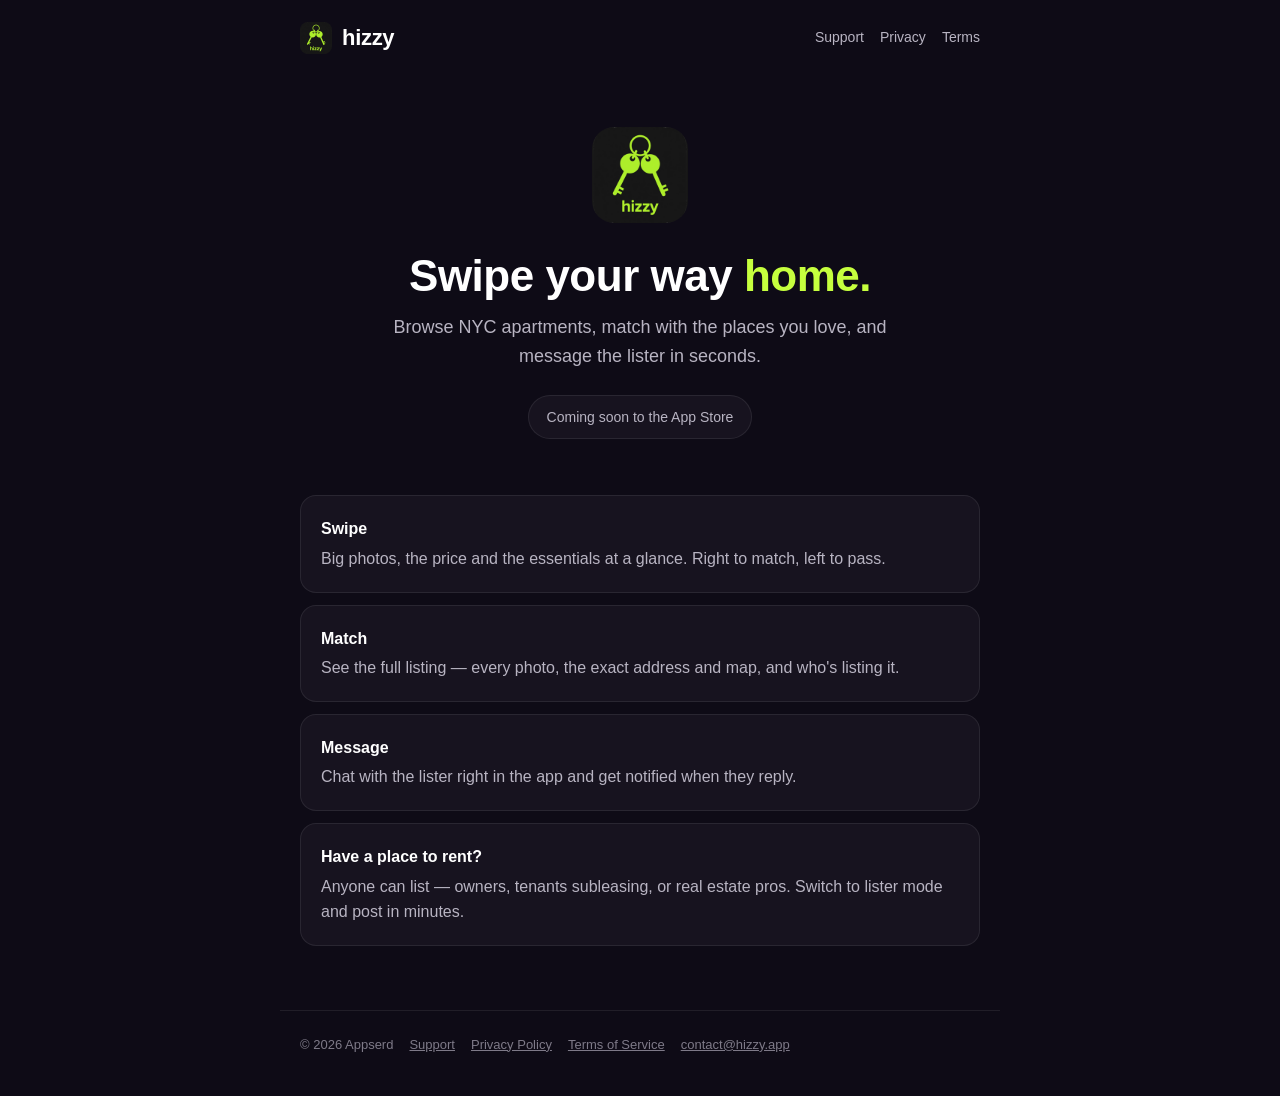
<file: index.html>
<!doctype html>
<html lang="en">
<head>
<meta charset="utf-8">
<meta name="viewport" content="width=device-width, initial-scale=1">
<title>Hizzy — Swipe your way home</title>
<meta name="description" content="Swipe through NYC apartments, match with places you love, and message the lister.">
<link rel="icon" href="/icon.png">
<link rel="apple-touch-icon" href="/apple-touch-icon.png">
<link rel="stylesheet" href="https://api.fontshare.com/v2/css?f[]=clash-display@600&display=swap">
<link rel="stylesheet" href="/style.css">
</head>
<body>
<header class="top">
  <a class="brand" href="/"><img src="/icon.png" alt="">hizzy</a>
  <nav><a href="/support/">Support</a><a href="/privacy/">Privacy</a><a href="/terms/">Terms</a></nav>
</header>
<main>
<section class="hero">
  <img src="/icon.png" alt="Hizzy app icon">
  <h1>Swipe your way <span>home.</span></h1>
  <p>Browse NYC apartments, match with the places you love, and message the lister in seconds.</p>
  <span class="soon">Coming soon to the App Store</span>
</section>
<div class="steps">
  <div class="card"><h3>Swipe</h3><p>Big photos, the price and the essentials at a glance. Right to match, left to pass.</p></div>
  <div class="card"><h3>Match</h3><p>See the full listing — every photo, the exact address and map, and who's listing it.</p></div>
  <div class="card"><h3>Message</h3><p>Chat with the lister right in the app and get notified when they reply.</p></div>
  <div class="card"><h3>Have a place to rent?</h3><p>Anyone can list — owners, tenants subleasing, or real estate pros. Switch to lister mode and post in minutes.</p></div>
</div>
</main>
<footer>
  <span>© 2026 Appserd</span>
  <a href="/support/">Support</a><a href="/privacy/">Privacy Policy</a><a href="/terms/">Terms of Service</a>
  <a href="mailto:contact@hizzy.app">contact@hizzy.app</a>
</footer>
</body>
</html>
</file>
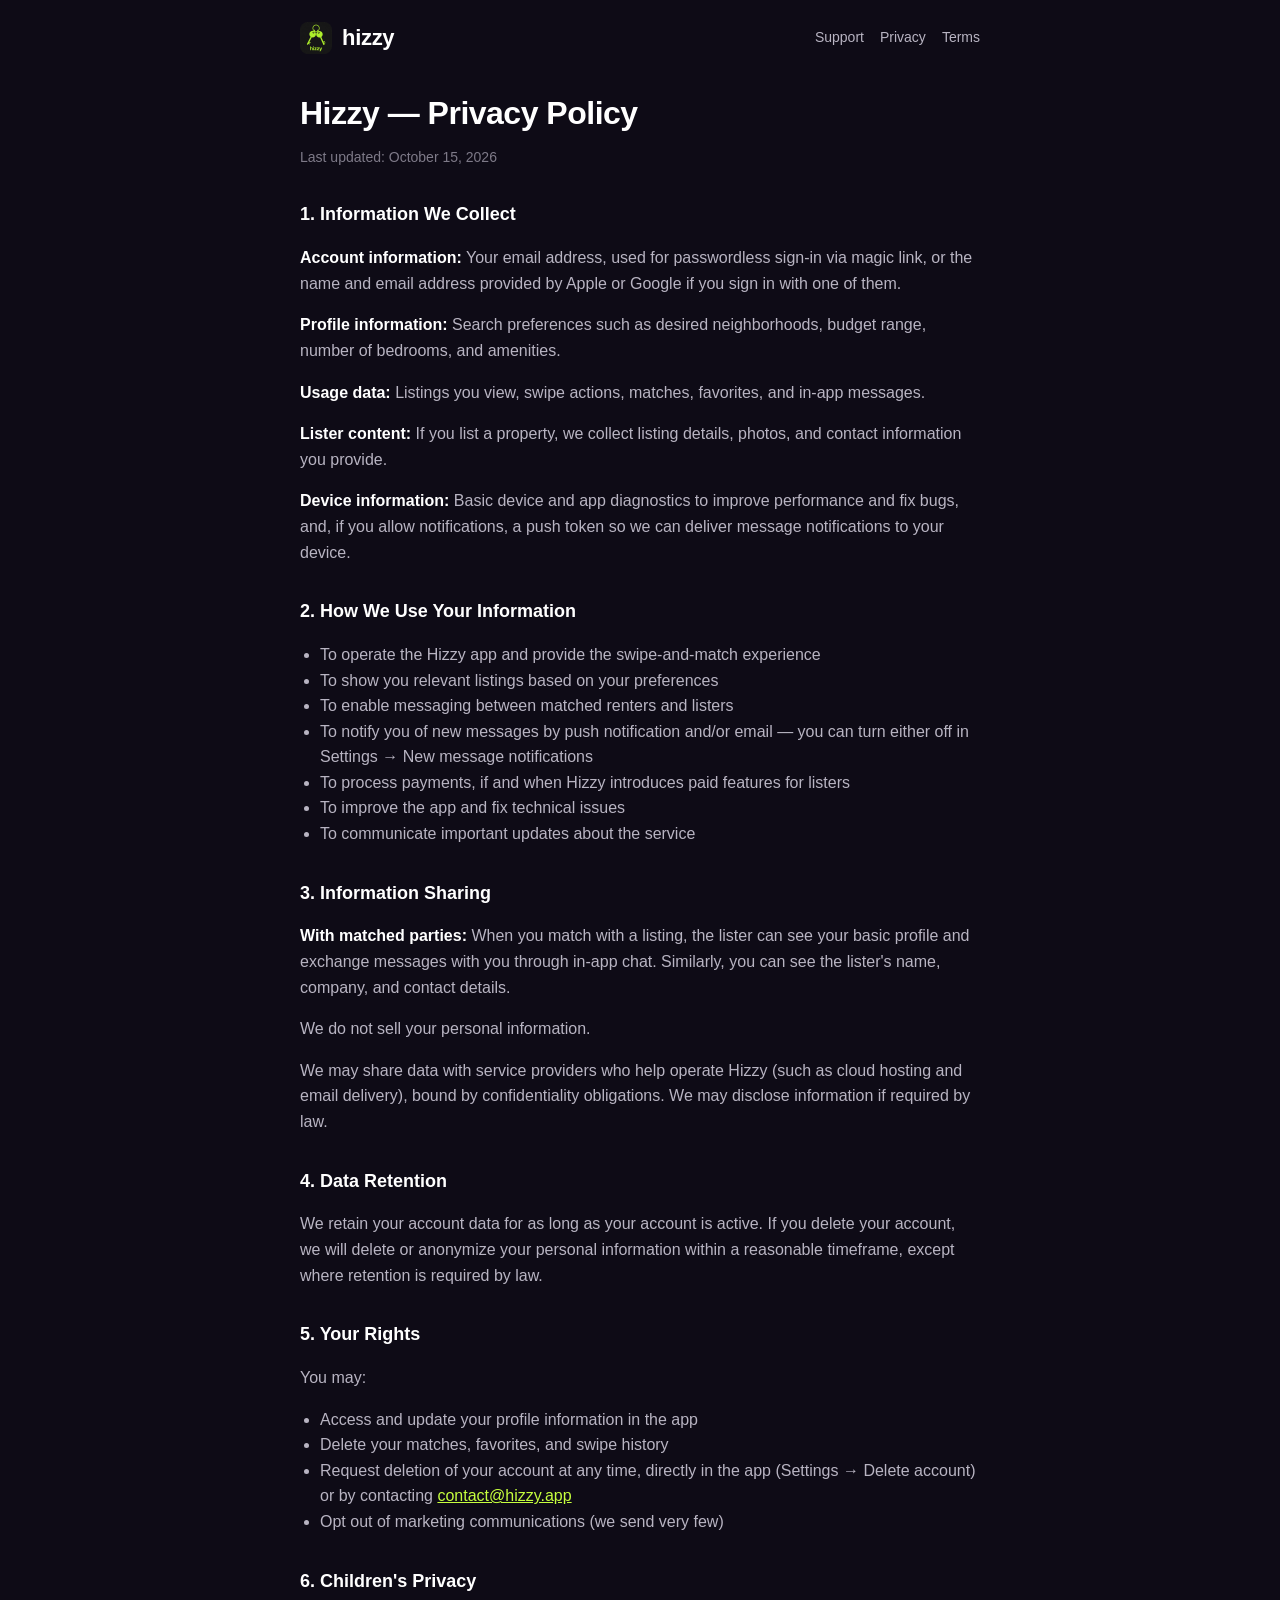
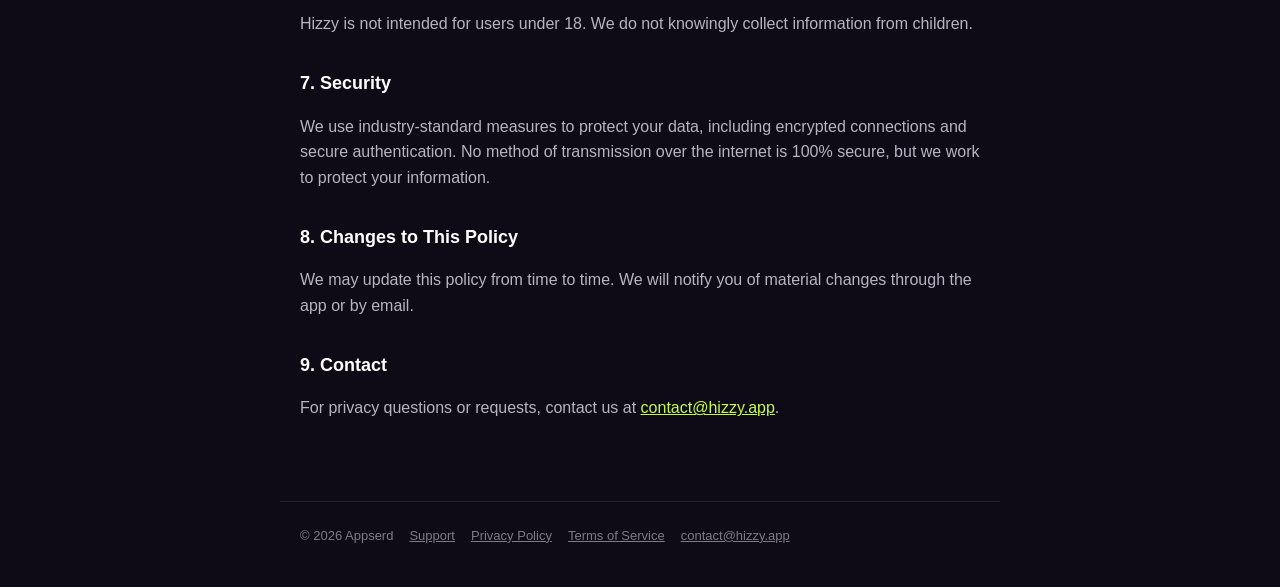
<file: privacy/index.html>
<!doctype html>
<html lang="en">
<head>
<meta charset="utf-8">
<meta name="viewport" content="width=device-width, initial-scale=1">
<title>Hizzy — Privacy Policy</title>
<meta name="description" content="How Hizzy collects, uses and protects your information.">
<link rel="icon" href="/icon.png">
<link rel="apple-touch-icon" href="/apple-touch-icon.png">
<link rel="stylesheet" href="https://api.fontshare.com/v2/css?f[]=clash-display@600&display=swap">
<link rel="stylesheet" href="/style.css">
</head>
<body>
<header class="top">
  <a class="brand" href="/"><img src="/icon.png" alt="">hizzy</a>
  <nav><a href="/support/">Support</a><a href="/privacy/">Privacy</a><a href="/terms/">Terms</a></nav>
</header>
<main>
<h1>Hizzy — Privacy Policy</h1>
<p class="meta">Last updated: October 15, 2026</p>

<h2>1. Information We Collect</h2>
<p><strong>Account information:</strong> Your email address, used for passwordless sign-in via magic link, or the name and email address provided by Apple or Google if you sign in with one of them.</p>
<p><strong>Profile information:</strong> Search preferences such as desired neighborhoods, budget range, number of bedrooms, and amenities.</p>
<p><strong>Usage data:</strong> Listings you view, swipe actions, matches, favorites, and in-app messages.</p>
<p><strong>Lister content:</strong> If you list a property, we collect listing details, photos, and contact information you provide.</p>
<p><strong>Device information:</strong> Basic device and app diagnostics to improve performance and fix bugs, and, if you allow notifications, a push token so we can deliver message notifications to your device.</p>

<h2>2. How We Use Your Information</h2>
<ul>
  <li>To operate the Hizzy app and provide the swipe-and-match experience</li>
  <li>To show you relevant listings based on your preferences</li>
  <li>To enable messaging between matched renters and listers</li>
  <li>To notify you of new messages by push notification and/or email — you can turn either off in Settings → New message notifications</li>
  <li>To process payments, if and when Hizzy introduces paid features for listers</li>
  <li>To improve the app and fix technical issues</li>
  <li>To communicate important updates about the service</li>
</ul>

<h2>3. Information Sharing</h2>
<p><strong>With matched parties:</strong> When you match with a listing, the lister can see your basic profile and exchange messages with you through in-app chat. Similarly, you can see the lister's name, company, and contact details.</p>
<p>We do not sell your personal information.</p>
<p>We may share data with service providers who help operate Hizzy (such as cloud hosting and email delivery), bound by confidentiality obligations. We may disclose information if required by law.</p>

<h2>4. Data Retention</h2>
<p>We retain your account data for as long as your account is active. If you delete your account, we will delete or anonymize your personal information within a reasonable timeframe, except where retention is required by law.</p>

<h2>5. Your Rights</h2>
<p>You may:</p>
<ul>
  <li>Access and update your profile information in the app</li>
  <li>Delete your matches, favorites, and swipe history</li>
  <li>Request deletion of your account at any time, directly in the app (Settings → Delete account) or by contacting <a href="mailto:contact@hizzy.app">contact@hizzy.app</a></li>
  <li>Opt out of marketing communications (we send very few)</li>
</ul>

<h2>6. Children's Privacy</h2>
<p>Hizzy is not intended for users under 18. We do not knowingly collect information from children.</p>

<h2>7. Security</h2>
<p>We use industry-standard measures to protect your data, including encrypted connections and secure authentication. No method of transmission over the internet is 100% secure, but we work to protect your information.</p>

<h2>8. Changes to This Policy</h2>
<p>We may update this policy from time to time. We will notify you of material changes through the app or by email.</p>

<h2>9. Contact</h2>
<p>For privacy questions or requests, contact us at <a href="mailto:contact@hizzy.app">contact@hizzy.app</a>.</p>
</main>
<footer>
  <span>© 2026 Appserd</span>
  <a href="/support/">Support</a><a href="/privacy/">Privacy Policy</a><a href="/terms/">Terms of Service</a>
  <a href="mailto:contact@hizzy.app">contact@hizzy.app</a>
</footer>
</body>
</html>
</file>
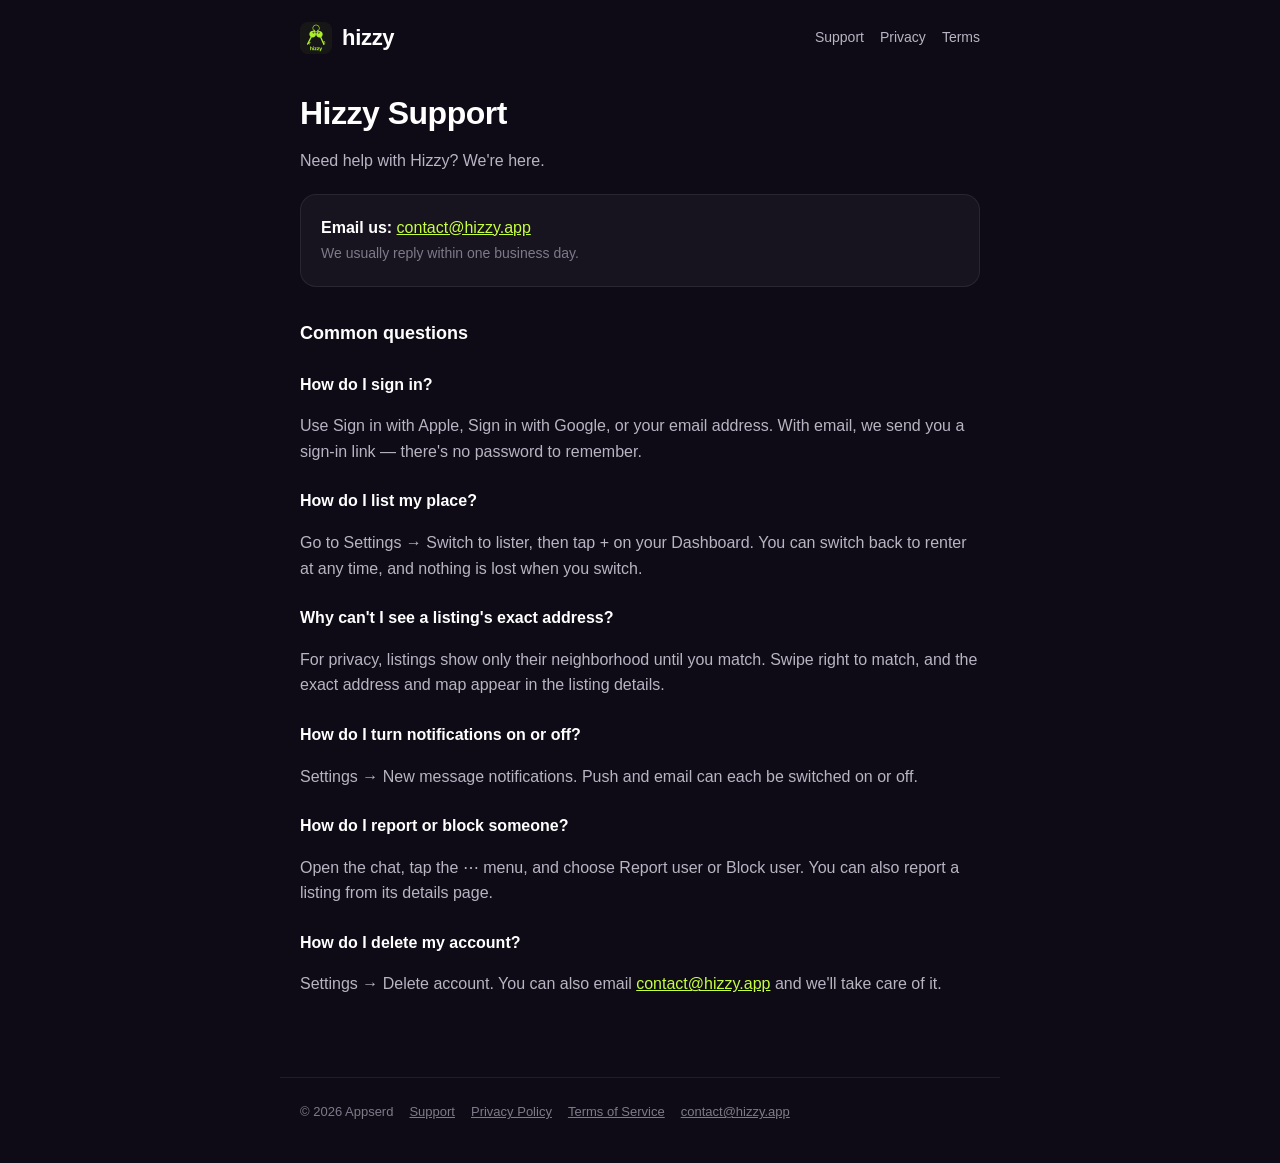
<file: support/index.html>
<!doctype html>
<html lang="en">
<head>
<meta charset="utf-8">
<meta name="viewport" content="width=device-width, initial-scale=1">
<title>Hizzy — Support</title>
<meta name="description" content="Get help with Hizzy.">
<link rel="icon" href="/icon.png">
<link rel="apple-touch-icon" href="/apple-touch-icon.png">
<link rel="stylesheet" href="https://api.fontshare.com/v2/css?f[]=clash-display@600&display=swap">
<link rel="stylesheet" href="/style.css">
</head>
<body>
<header class="top">
  <a class="brand" href="/"><img src="/icon.png" alt="">hizzy</a>
  <nav><a href="/support/">Support</a><a href="/privacy/">Privacy</a><a href="/terms/">Terms</a></nav>
</header>
<main>
<h1>Hizzy Support</h1>
<p>Need help with Hizzy? We're here.</p>
<div class="card"><strong>Email us:</strong> <a href="mailto:contact@hizzy.app">contact@hizzy.app</a><br><span class="meta">We usually reply within one business day.</span></div>
<h2>Common questions</h2>
<h3>How do I sign in?</h3>
<p>Use Sign in with Apple, Sign in with Google, or your email address. With email, we send you a sign-in link — there's no password to remember.</p>
<h3>How do I list my place?</h3>
<p>Go to Settings → Switch to lister, then tap + on your Dashboard. You can switch back to renter at any time, and nothing is lost when you switch.</p>
<h3>Why can't I see a listing's exact address?</h3>
<p>For privacy, listings show only their neighborhood until you match. Swipe right to match, and the exact address and map appear in the listing details.</p>
<h3>How do I turn notifications on or off?</h3>
<p>Settings → New message notifications. Push and email can each be switched on or off.</p>
<h3>How do I report or block someone?</h3>
<p>Open the chat, tap the ⋯ menu, and choose Report user or Block user. You can also report a listing from its details page.</p>
<h3>How do I delete my account?</h3>
<p>Settings → Delete account. You can also email <a href="mailto:contact@hizzy.app">contact@hizzy.app</a> and we'll take care of it.</p>
</main>
<footer>
  <span>© 2026 Appserd</span>
  <a href="/support/">Support</a><a href="/privacy/">Privacy Policy</a><a href="/terms/">Terms of Service</a>
  <a href="mailto:contact@hizzy.app">contact@hizzy.app</a>
</footer>
</body>
</html>
</file>
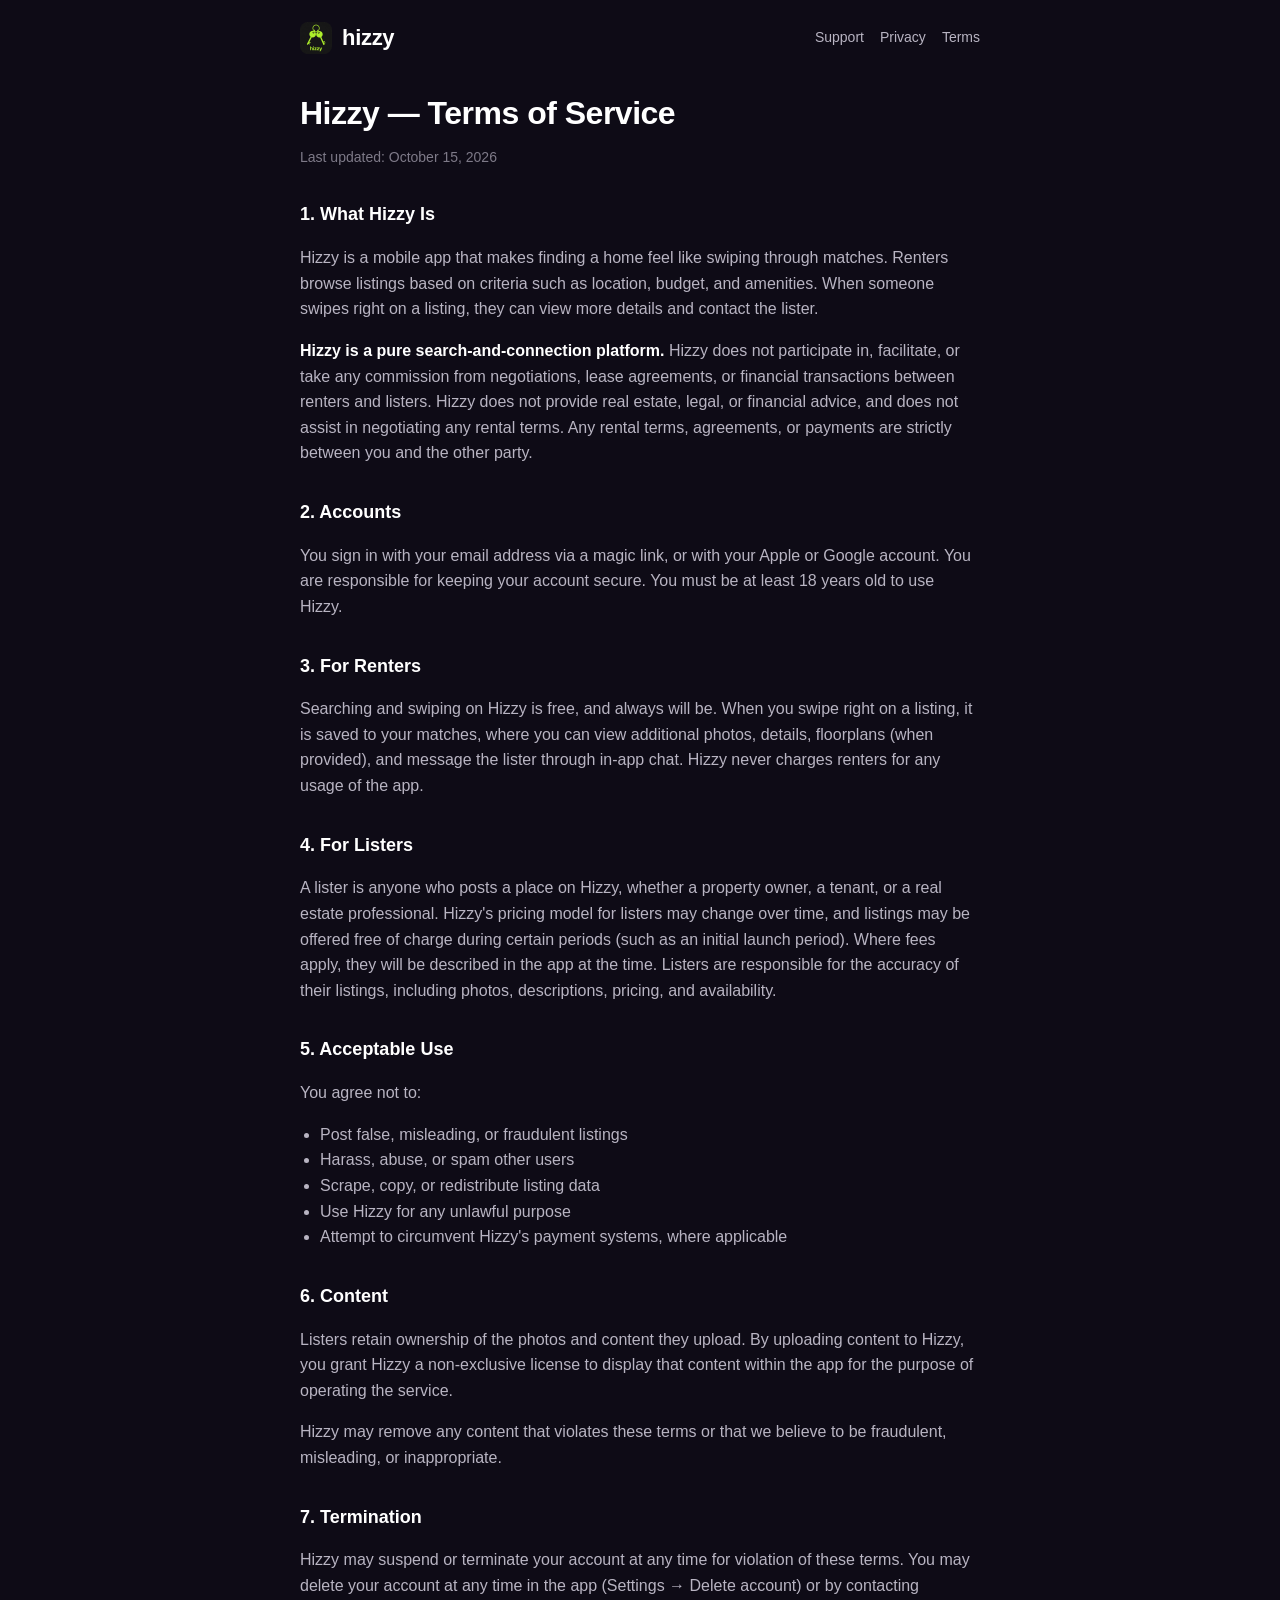
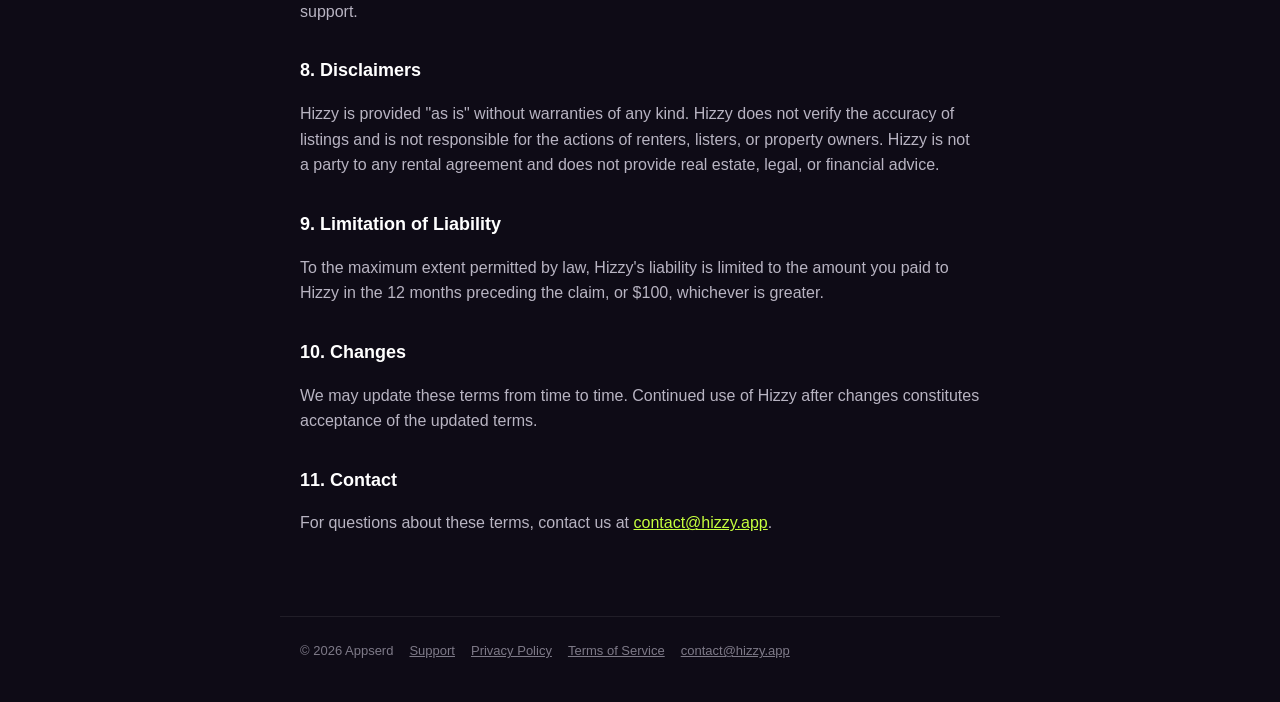
<file: terms/index.html>
<!doctype html>
<html lang="en">
<head>
<meta charset="utf-8">
<meta name="viewport" content="width=device-width, initial-scale=1">
<title>Hizzy — Terms of Service</title>
<meta name="description" content="The terms for using Hizzy.">
<link rel="icon" href="/icon.png">
<link rel="apple-touch-icon" href="/apple-touch-icon.png">
<link rel="stylesheet" href="https://api.fontshare.com/v2/css?f[]=clash-display@600&display=swap">
<link rel="stylesheet" href="/style.css">
</head>
<body>
<header class="top">
  <a class="brand" href="/"><img src="/icon.png" alt="">hizzy</a>
  <nav><a href="/support/">Support</a><a href="/privacy/">Privacy</a><a href="/terms/">Terms</a></nav>
</header>
<main>
<h1>Hizzy — Terms of Service</h1>
<p class="meta">Last updated: October 15, 2026</p>

<h2>1. What Hizzy Is</h2>
<p>Hizzy is a mobile app that makes finding a home feel like swiping through matches. Renters browse listings based on criteria such as location, budget, and amenities. When someone swipes right on a listing, they can view more details and contact the lister.</p>
<p><strong>Hizzy is a pure search-and-connection platform.</strong> Hizzy does not participate in, facilitate, or take any commission from negotiations, lease agreements, or financial transactions between renters and listers. Hizzy does not provide real estate, legal, or financial advice, and does not assist in negotiating any rental terms. Any rental terms, agreements, or payments are strictly between you and the other party.</p>

<h2>2. Accounts</h2>
<p>You sign in with your email address via a magic link, or with your Apple or Google account. You are responsible for keeping your account secure. You must be at least 18 years old to use Hizzy.</p>

<h2>3. For Renters</h2>
<p>Searching and swiping on Hizzy is free, and always will be. When you swipe right on a listing, it is saved to your matches, where you can view additional photos, details, floorplans (when provided), and message the lister through in-app chat. Hizzy never charges renters for any usage of the app.</p>

<h2>4. For Listers</h2>
<p>A lister is anyone who posts a place on Hizzy, whether a property owner, a tenant, or a real estate professional. Hizzy's pricing model for listers may change over time, and listings may be offered free of charge during certain periods (such as an initial launch period). Where fees apply, they will be described in the app at the time. Listers are responsible for the accuracy of their listings, including photos, descriptions, pricing, and availability.</p>

<h2>5. Acceptable Use</h2>
<p>You agree not to:</p>
<ul>
  <li>Post false, misleading, or fraudulent listings</li>
  <li>Harass, abuse, or spam other users</li>
  <li>Scrape, copy, or redistribute listing data</li>
  <li>Use Hizzy for any unlawful purpose</li>
  <li>Attempt to circumvent Hizzy's payment systems, where applicable</li>
</ul>

<h2>6. Content</h2>
<p>Listers retain ownership of the photos and content they upload. By uploading content to Hizzy, you grant Hizzy a non-exclusive license to display that content within the app for the purpose of operating the service.</p>
<p>Hizzy may remove any content that violates these terms or that we believe to be fraudulent, misleading, or inappropriate.</p>

<h2>7. Termination</h2>
<p>Hizzy may suspend or terminate your account at any time for violation of these terms. You may delete your account at any time in the app (Settings → Delete account) or by contacting support.</p>

<h2>8. Disclaimers</h2>
<p>Hizzy is provided "as is" without warranties of any kind. Hizzy does not verify the accuracy of listings and is not responsible for the actions of renters, listers, or property owners. Hizzy is not a party to any rental agreement and does not provide real estate, legal, or financial advice.</p>

<h2>9. Limitation of Liability</h2>
<p>To the maximum extent permitted by law, Hizzy's liability is limited to the amount you paid to Hizzy in the 12 months preceding the claim, or $100, whichever is greater.</p>

<h2>10. Changes</h2>
<p>We may update these terms from time to time. Continued use of Hizzy after changes constitutes acceptance of the updated terms.</p>

<h2>11. Contact</h2>
<p>For questions about these terms, contact us at <a href="mailto:contact@hizzy.app">contact@hizzy.app</a>.</p>
</main>
<footer>
  <span>© 2026 Appserd</span>
  <a href="/support/">Support</a><a href="/privacy/">Privacy Policy</a><a href="/terms/">Terms of Service</a>
  <a href="mailto:contact@hizzy.app">contact@hizzy.app</a>
</footer>
</body>
</html>
</file>
<file: style.css>
:root{--bg:#0E0B16;--surface:#17131F;--ink:#FFFFFF;--ink2:#B8B4C2;--ink3:#7E7A88;--lime:#C6FF3E;--line:rgba(255,255,255,.08)}
*{box-sizing:border-box}
html{-webkit-text-size-adjust:100%}
body{margin:0;background:var(--bg);color:var(--ink);font-family:-apple-system,BlinkMacSystemFont,"Segoe UI",Roboto,Helvetica,Arial,sans-serif;line-height:1.6}
a{color:var(--lime)}
.top{max-width:720px;margin:0 auto;padding:20px 20px 0;display:flex;align-items:center;gap:10px}
.top a.brand{display:flex;align-items:center;gap:10px;color:var(--ink);text-decoration:none;font-family:"Clash Display",-apple-system,sans-serif;font-weight:600;font-size:22px;letter-spacing:-.3px}
.top img{width:32px;height:32px;border-radius:8px}
.top nav{margin-left:auto;display:flex;gap:16px;font-size:14px}
.top nav a{color:var(--ink2);text-decoration:none}
.top nav a:hover{color:var(--ink)}
main{max-width:720px;margin:0 auto;padding:24px 20px 64px}
h1{font-family:"Clash Display",-apple-system,sans-serif;font-weight:600;font-size:32px;line-height:1.15;letter-spacing:-.5px;margin:16px 0 4px}
h2{font-size:18px;margin:32px 0 8px}
h3{font-size:16px;margin:24px 0 4px}
p,li{color:var(--ink2)}
strong{color:var(--ink)}
ul{padding-left:20px}
.meta{color:var(--ink3);font-size:14px}
.disclaimer{margin-top:40px;padding:16px;background:var(--surface);border-radius:12px;font-size:13px;color:var(--ink3)}
.card{background:var(--surface);border:1px solid var(--line);border-radius:16px;padding:20px;margin:20px 0}
footer{max-width:720px;margin:0 auto;padding:24px 20px 40px;border-top:1px solid var(--line);color:var(--ink3);font-size:13px;display:flex;flex-wrap:wrap;gap:16px}
footer a{color:var(--ink3)}
.hero{text-align:center;padding:48px 0 16px}
.hero img{width:96px;height:96px;border-radius:22px}
.hero h1{font-size:44px;margin-top:20px}
.hero h1 span{color:var(--lime)}
.hero p{font-size:18px;max-width:520px;margin:12px auto 0}
.soon{display:inline-block;margin-top:24px;padding:10px 18px;border-radius:999px;background:var(--surface);border:1px solid var(--line);color:var(--ink2);font-size:14px}
.steps{display:grid;gap:12px;margin-top:40px}
.steps .card{margin:0}
.steps h3{margin:0 0 4px;color:var(--ink)}
.steps p{margin:0}
</file>
